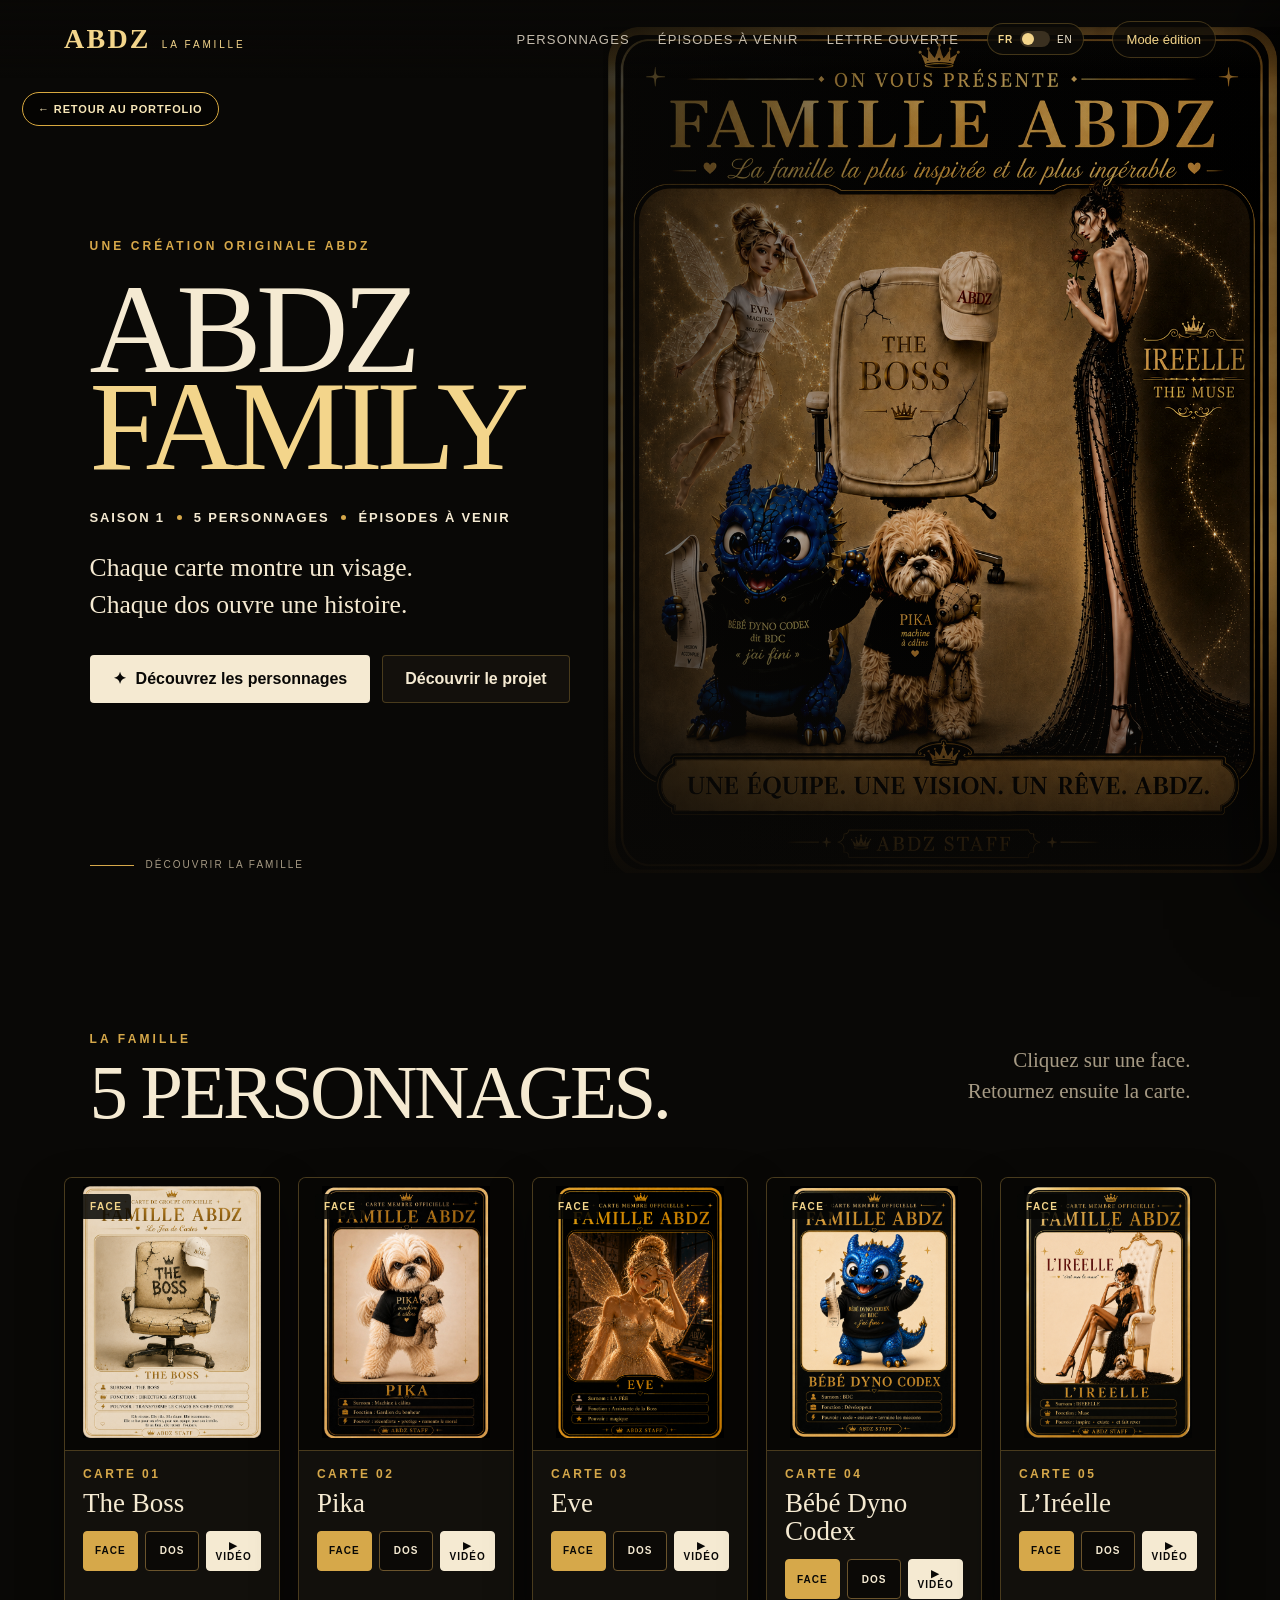
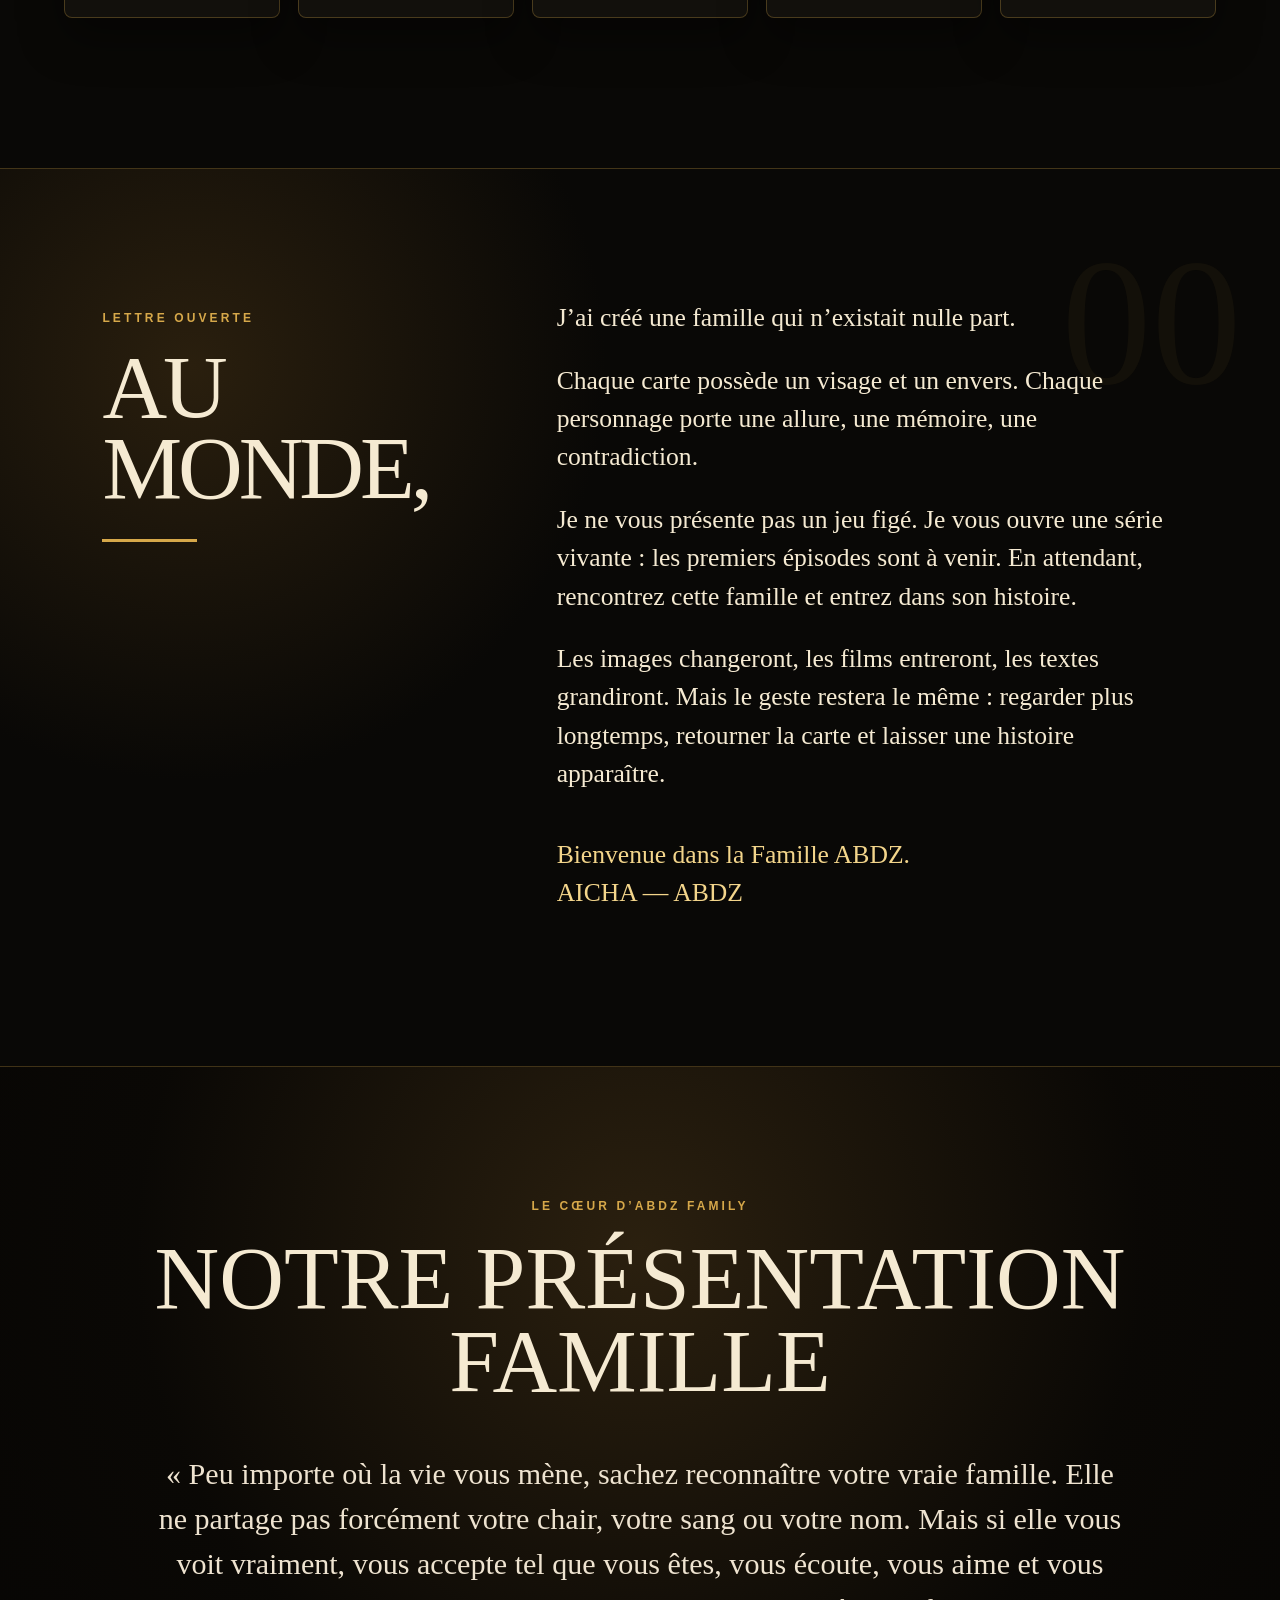
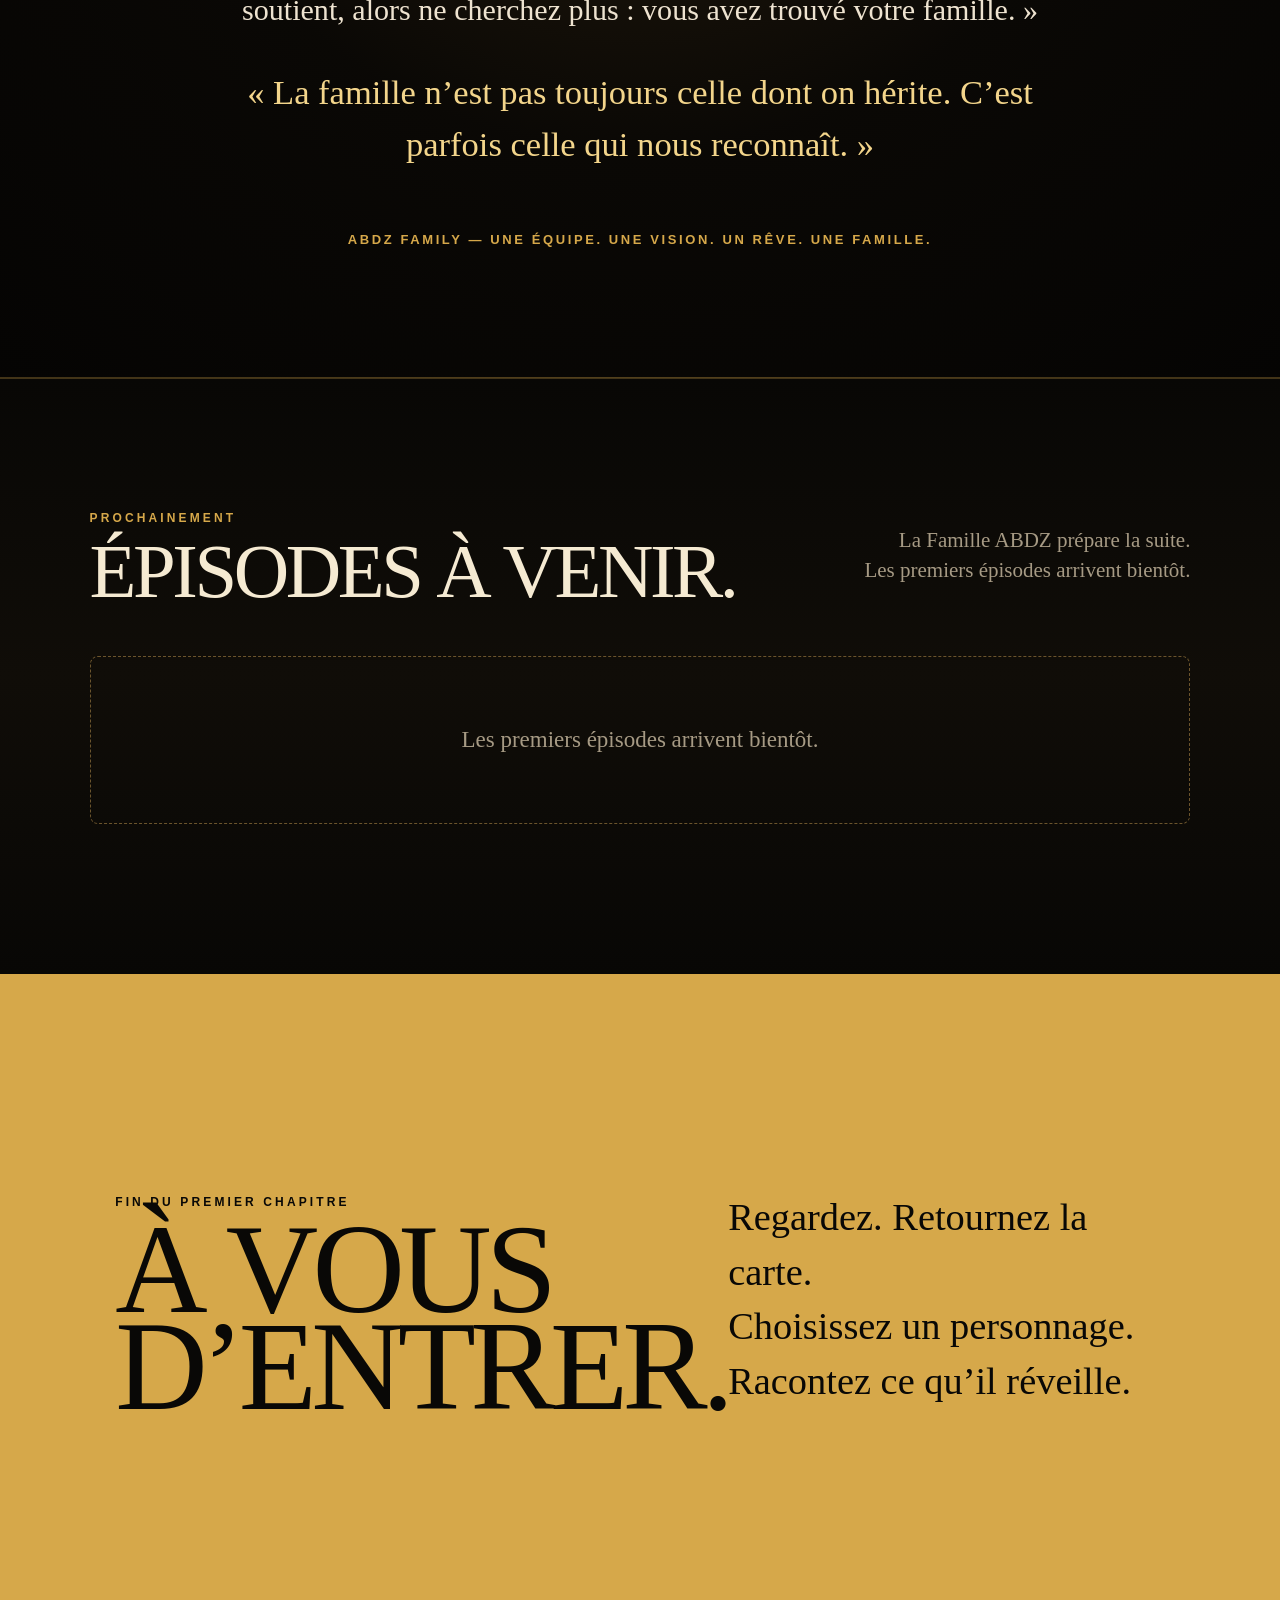
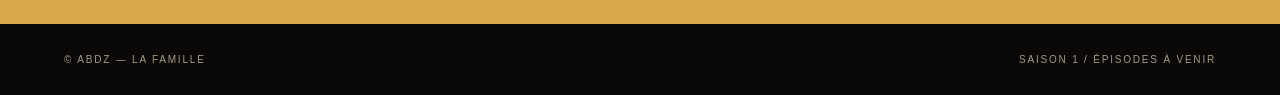
<file: abdz-family/index.html>
<!doctype html>
<html lang="fr">
<head>
  <meta charset="utf-8">
  <meta name="viewport" content="width=device-width, initial-scale=1">
  <meta name="theme-color" content="#090806">
  <title>ABDZ FAMILY — Saison 1</title>
  <link rel="stylesheet" href="systeme/styles.css">
  <style>
    #video-episode-grid { display: none !important; }
    #video-episode-empty { display: block !important; }
    .portfolio-return {
      position: fixed; top: 92px; left: 22px; z-index: 200;
      border: 1px solid #d7a83f; border-radius: 999px; padding: 10px 15px;
      color: #f8e7b8; background: rgba(6, 5, 3, .9); font: 700 11px Arial, sans-serif;
      letter-spacing: .08em; text-decoration: none; text-transform: uppercase;
    }
    @media (max-width: 760px) { .portfolio-return { top: 78px; left: 12px; padding: 8px 11px; font-size: 9px; } }
  </style>
</head>
<body data-system-root="systeme/">
  <header class="topbar">
    <a class="brand" href="#accueil" aria-label="Retour à l’accueil">
      <span>ABDZ</span><small>LA FAMILLE</small>
    </a>
    <nav aria-label="Navigation principale">
      <a id="nav-characters" href="#personnages">Personnages</a>
      <a id="nav-passport" class="feature-paused" href="#passeport-abdz" aria-hidden="true" tabindex="-1">Familles</a>
      <a id="nav-game" class="feature-paused" href="#jeu-familles" aria-hidden="true" tabindex="-1">Le jeu</a>
      <a id="nav-episodes" href="#episodes">Épisodes à venir</a>
      <a id="nav-letter" href="#lettre">Lettre ouverte</a>
      <button id="language-toggle" class="language-toggle" type="button" aria-label="Switch to English"><span>FR</span><i></i><span>EN</span></button>
      <button id="edit-toggle" class="edit-toggle" type="button">Mode édition</button>
    </nav>
  </header>

  <main>
    <section id="accueil" class="hero" aria-labelledby="hero-title">
      <div class="hero-backdrop"></div>
      <div class="hero-content">
        <p id="hero-eyebrow" class="eyebrow">UNE CRÉATION ORIGINALE ABDZ</p>
        <h1 id="hero-title">ABDZ<br><span>FAMILY</span></h1>
        <p id="hero-meta" class="hero-meta">SAISON 1 <i></i> 5 PERSONNAGES <i></i> ÉPISODES À VENIR</p>
        <p id="hero-copy" class="hero-copy">Chaque carte montre un visage.<br>Chaque dos ouvre une histoire.</p>
        <div class="hero-actions">
          <a id="hero-watch" class="primary" href="#personnages"><b>✦</b> Découvrez les personnages</a>
          <a id="hero-discover" class="secondary" href="#lettre">Découvrir le projet</a>
        </div>
      </div>
      <div id="scroll-cue" class="scroll-cue" aria-hidden="true"><span></span>Découvrir la famille</div>
    </section>

    <section id="personnages" class="episodes-section" aria-labelledby="characters-title">
      <div class="section-head">
        <div>
          <p id="characters-eyebrow" class="eyebrow">LA FAMILLE</p>
          <h2 id="characters-title">5 PERSONNAGES.</h2>
        </div>
        <p id="characters-intro">Cliquez sur une face.<br>Retournez ensuite la carte.</p>
      </div>
      <div id="character-grid" class="episode-grid"></div>
    </section>

    <section id="new-episodes" class="custom-episodes-section feature-paused" aria-labelledby="custom-episodes-title">
      <div class="section-head">
        <div>
          <p class="eyebrow">LA SUITE DE L’UNIVERS</p>
          <h2 id="custom-episodes-title">MES NOUVEAUX ÉPISODES.</h2>
        </div>
        <p>Chaque nouvel épisode possède une face, un dos et sa vidéo.<br>Tu les ajoutes depuis le mode édition.</p>
      </div>
      <div id="custom-episode-grid" class="episode-grid"></div>
      <p id="custom-episode-empty" class="custom-episode-empty">Ton prochain épisode apparaîtra ici.</p>
    </section>

    <section id="lettre" class="letter-section">
      <div class="section-number">00</div>
      <div class="letter-heading">
        <p id="letter-eyebrow" class="eyebrow">LETTRE OUVERTE</p>
        <h2 id="letter-title">AU MONDE,</h2>
      </div>
      <div id="letter-copy" class="letter-copy">
        <p>J’ai créé une famille qui n’existait nulle part.</p>
        <p>Chaque carte possède un visage et un envers. Chaque personnage porte une allure, une mémoire, une contradiction.</p>
        <p>Je ne vous présente pas un jeu figé. Je vous ouvre une série vivante : douze épisodes pour rencontrer cette famille et entrer dans son histoire.</p>
        <p>Les images changeront, les films entreront, les textes grandiront. Mais le geste restera le même : regarder plus longtemps, retourner la carte et laisser une histoire apparaître.</p>
        <p class="signature">Bienvenue dans la Famille ABDZ.<br><strong>AICHA — ABDZ</strong></p>
      </div>
    </section>

    <section id="presentation-famille" class="family-message-section" aria-labelledby="family-message-title">
      <p id="family-message-eyebrow" class="eyebrow">LE CŒUR D’ABDZ FAMILY</p>
      <h2 id="family-message-title">NOTRE PRÉSENTATION FAMILLE</h2>
      <div id="family-message-copy" class="family-message-copy">
        <p>« Peu importe où la vie vous mène, sachez reconnaître votre vraie famille. Elle ne partage pas forcément votre chair, votre sang ou votre nom. Mais si elle vous voit vraiment, vous accepte tel que vous êtes, vous écoute, vous aime et vous soutient, alors ne cherchez plus : vous avez trouvé votre famille. »</p>
        <p>« La famille n’est pas toujours celle dont on hérite. C’est parfois celle qui nous reconnaît. »</p>
      </div>
      <p id="family-message-signature" class="family-message-signature">ABDZ FAMILY — Une équipe. Une vision. Un rêve. Une famille.</p>
      <div class="avatar-message-block feature-paused">
        <p class="eyebrow">À TRAVERS MES AVATARS</p>
        <h3 id="avatar-message-title">SE RENDRE VISIBLE AUTREMENT</h3>
        <div id="avatar-message-copy" class="avatar-message-copy"></div>
      </div>
    </section>

    <section id="passeport-abdz" class="passport-section feature-paused" aria-labelledby="passport-title">
      <div class="passport-heading feature-paused">
        <p class="eyebrow">ENTREZ DANS LA FAMILLE</p>
        <h2 id="passport-title">CRÉEZ VOTRE CARTE.</h2>
        <p>Une face pour vos qualités. Un dos pour vos faiblesses. Votre carte reste en attente jusqu’à la validation de The Boss.</p>
      </div>

      <div id="passport-gate" class="passport-gate feature-paused">
        <label for="passport-code">PASSEPORT ABDZ — Code d’invitation</label>
        <div>
          <div class="passport-code-field">
            <input id="passport-code" type="password" maxlength="40" autocomplete="off" placeholder="Entrez votre code">
            <button id="passport-code-visibility" class="passport-code-visibility" type="button" aria-label="Afficher le code" aria-pressed="false">👁</button>
          </div>
          <button id="passport-unlock" class="primary" type="button">Demander l’accès</button>
        </div>
        <p id="passport-gate-status" role="status"></p>
      </div>

      <div id="passport-creator" class="passport-creator feature-paused" hidden>
        <form id="passport-form">
          <label>Nom de votre famille<input id="passport-family-name" type="text" maxlength="60" placeholder="Ex. Famille Lumière" required></label>
          <label>Nom ou surnom<input id="passport-name" type="text" maxlength="50" required></label>
          <label>Titre dans la famille — Jeu des 7 familles
            <select id="passport-role" required>
              <option value="">Choisissez un membre</option>
              <option>Grand-mère</option>
              <option>Grand-père</option>
              <option>Mère</option>
              <option>Père</option>
              <option>Belle-mère</option>
              <option>Beau-père</option>
              <option>Fille</option>
              <option>Fils</option>
              <option>Sœur</option>
              <option>Frère</option>
              <option>Demi-sœur</option>
              <option>Demi-frère</option>
              <option>Tante</option>
              <option>Oncle</option>
              <option>Cousine</option>
              <option>Cousin</option>
              <option>Nièce</option>
              <option>Neveu</option>
              <option>Marraine</option>
              <option>Parrain</option>
              <option>Amie de la famille</option>
              <option>Ami de la famille</option>
              <option>Animal de la famille</option>
              <option>Membre de cœur</option>
            </select>
          </label>
          <label>Qualités et pouvoir<textarea id="passport-qualities" rows="4" maxlength="500" required></textarea></label>
          <label>Faiblesses<textarea id="passport-weaknesses" rows="4" maxlength="500" required></textarea></label>
          <label>Phrase culte<input id="passport-quote" type="text" maxlength="160" required></label>
          <label class="passport-file">Image de face<input id="passport-face-image" type="file" accept="image/*" required></label>
          <label class="passport-file">Image de dos<input id="passport-back-image" type="file" accept="image/*" required></label>
          <label class="passport-consent"><input id="passport-consent" type="checkbox" required> Je confirme avoir le droit d’utiliser ces images et j’accepte la modération ABDZ.</label>
          <button id="passport-submit" class="primary" type="submit">Envoyer à The Boss pour validation</button>
          <p id="passport-submit-status" role="status"></p>
        </form>

        <div class="passport-preview-area">
          <div id="passport-preview-card" class="passport-preview-card" data-side="face">
            <div class="passport-preview-side passport-preview-face">
              <h2 id="passport-preview-family">NOM DE VOTRE FAMILLE</h2>
              <span>FACE • QUALITÉS</span>
              <img id="passport-face-preview" alt="Aperçu de face">
              <h3 id="passport-preview-name">VOTRE NOM</h3>
              <p id="passport-preview-role">Votre fonction</p>
              <strong id="passport-preview-qualities">Votre pouvoir</strong>
            </div>
            <div class="passport-preview-side passport-preview-back">
              <h2 id="passport-preview-family-back">NOM DE VOTRE FAMILLE</h2>
              <span>DOS • FAIBLESSES</span>
              <img id="passport-back-preview" alt="Aperçu de dos">
              <h3 id="passport-preview-name-back">VOTRE NOM</h3>
              <p id="passport-preview-weaknesses">Vos faiblesses</p>
              <strong id="passport-preview-quote">« Votre phrase culte »</strong>
            </div>
          </div>
          <button id="passport-flip" class="secondary" type="button">↻ Voir le dos</button>
        </div>
      </div>

      <div class="passport-gallery-wrap">
        <p class="eyebrow">FAMILLES ACCEPTÉES PAR THE BOSS</p>
        <p class="accepted-families-help">Les cartes acceptées sont regroupées par famille. The Boss peut les déplacer pour organiser l’espace.</p>
        <div id="passport-approved-gallery" class="passport-approved-gallery"></div>
      </div>
    </section>

    <section id="jeu-familles" class="family-game-section feature-paused" aria-labelledby="family-game-title">
      <div class="game-heading">
        <p class="eyebrow">ENTREZ DANS LE JEU</p>
        <h2 id="family-game-title">CHOISISSEZ DEUX CARTES.</h2>
        <p>Faites rencontrer deux personnages, puis écrivez le scénario que vous souhaitez confier à ABDZ.</p>
      </div>
      <div class="scenario-studio">
        <div class="scenario-pair-picker">
          <label>Première carte<select id="scenario-card-a" required></select></label>
          <span class="scenario-plus">+</span>
          <label>Deuxième carte<select id="scenario-card-b" required></select></label>
          <div id="scenario-pair-preview" class="scenario-pair-preview" aria-live="polite"></div>
        </div>
        <form id="scenario-form" class="scenario-form">
          <label>Votre nom ou surnom<input id="scenario-author" type="text" maxlength="60" required></label>
          <label>Titre du scénario<input id="scenario-title" type="text" maxlength="140" required></label>
          <label>Résumé de l’idée<textarea id="scenario-summary" rows="4" maxlength="700" required></textarea></label>
          <label>Scénario, scènes et dialogues<textarea id="scenario-story" rows="12" maxlength="8000" required></textarea></label>
          <button class="primary" type="submit">Envoyer le scénario à The Boss</button>
          <p id="scenario-submit-status" role="status"></p>
        </form>
      </div>
    </section>

    <section id="episodes" class="video-episodes-section" aria-labelledby="episodes-title">
      <div class="section-head">
        <div>
          <p id="episodes-eyebrow" class="eyebrow">PROCHAINEMENT</p>
          <h2 id="episodes-title">ÉPISODES À VENIR.</h2>
        </div>
        <p id="episodes-intro">La Famille ABDZ prépare la suite.<br>Les premiers épisodes arrivent bientôt.</p>
      </div>
      <div id="video-episode-grid" class="video-episode-grid"></div>
      <p id="video-episode-empty" class="custom-episode-empty">Les premiers épisodes arrivent bientôt.</p>
    </section>

    <section id="guest-episodes" class="guest-episodes-section feature-paused" aria-labelledby="guest-episodes-title">
      <div class="section-head">
        <div>
          <p class="eyebrow">HISTOIRES DU PUBLIC</p>
          <h2 id="guest-episodes-title">ÉPISODES DES FAMILLES INVITÉES.</h2>
        </div>
        <p>Les scénarios acceptés par The Boss apparaissent ici.<br>Les vidéos viendront ensuite.</p>
      </div>
      <div id="guest-episode-grid" class="guest-episode-grid"></div>
    </section>

    <section class="finale">
      <div>
        <p id="finale-eyebrow" class="eyebrow">FIN DU PREMIER CHAPITRE</p>
        <h2 id="finale-title">À VOUS<br>D’ENTRER.</h2>
      </div>
      <p id="finale-copy">Regardez. Retournez la carte.<br>Choisissez un personnage.<br>Racontez ce qu’il réveille.</p>
    </section>
  </main>

  <footer>
    <span id="footer-brand">© ABDZ — LA FAMILLE</span>
    <span id="footer-season">SAISON 1 / ÉPISODES À VENIR</span>
  </footer>

  <dialog id="episode-dialog" class="episode-dialog">
    <button id="dialog-close" class="dialog-close" type="button" aria-label="Fermer">×</button>
    <div class="dialog-media" id="dialog-media"></div>
    <div class="dialog-info">
      <p id="dialog-kicker" class="eyebrow"></p>
      <h2 id="dialog-title"></h2>
      <p id="dialog-description" class="dialog-description"></p>
    </div>
  </dialog>

  <dialog id="video-dialog" class="video-dialog">
    <button id="video-dialog-close" class="dialog-close" type="button" aria-label="Fermer le lecteur">×</button>
    <div id="video-player-stage" class="video-player-stage"></div>
    <div class="video-player-info">
      <p id="video-dialog-kicker" class="eyebrow"></p>
      <h2 id="video-dialog-title"></h2>
      <p id="video-dialog-summary"></p>
      <button id="edit-current-video-episode" class="primary" type="button">Modifier cet épisode</button>
    </div>
  </dialog>

  <aside id="editor" class="editor" aria-hidden="true">
    <div class="editor-head">
      <div>
        <p class="eyebrow">VOTRE ESPACE</p>
        <h2>MODE ÉDITION</h2>
      </div>
      <button id="editor-close" type="button" aria-label="Fermer l’éditeur">×</button>
    </div>
    <p class="editor-intro">Tu as la main sur les textes, la bannière finale et les épisodes de la Saison 1. Crée autant d’épisodes que tu veux, avec leur titre, leur résumé français et anglais, puis leur vidéo. Tout reste enregistré sur cet ordinateur.</p>
    <div class="editor-savebar">
      <div><strong>SAUVEGARDE</strong><span id="save-status">Tous les changements sont conservés</span></div>
      <button id="save-all" class="primary" type="button">ENREGISTRER TOUT</button>
    </div>
    <details class="editor-section" open>
      <summary>Textes généraux et bannière</summary>
      <label>Titre de la série
        <input id="edit-hero-title" type="text" maxlength="80">
      </label>
      <label>Phrase d’introduction
        <textarea id="edit-hero-copy" rows="3" maxlength="300"></textarea>
      </label>
      <label>Titre de la lettre ouverte
        <input id="edit-letter-title" type="text" maxlength="80">
      </label>
      <label>Lettre ouverte complète
        <textarea id="edit-letter-copy" rows="12" maxlength="5000"></textarea>
      </label>
      <label>Titre de notre présentation famille
        <input id="edit-family-message-title" type="text" maxlength="100">
      </label>
      <label>Message de notre présentation famille
        <textarea id="edit-family-message-copy" rows="10" maxlength="5000"></textarea>
      </label>
      <label>Signature de notre présentation famille
        <input id="edit-family-message-signature" type="text" maxlength="200">
      </label>
      <label class="feature-paused">Titre du texte sur mes avatars
        <input id="edit-avatar-message-title" type="text" maxlength="120">
      </label>
      <label class="feature-paused">Texte sur mes avatars
        <textarea id="edit-avatar-message-copy" rows="18" maxlength="8000"></textarea>
      </label>
      <label>Surtitre de la bannière finale
        <input id="edit-finale-eyebrow" type="text" maxlength="100">
      </label>
      <label>Grand titre de la bannière finale
        <input id="edit-finale-title" type="text" maxlength="100">
      </label>
      <label>Texte de la bannière finale
        <textarea id="edit-finale-copy" rows="4" maxlength="500"></textarea>
      </label>
      <div class="language-editor-block">
        <strong>VERSION ANGLAISE</strong>
        <label>Series title (EN)<input id="edit-hero-title-en" type="text" maxlength="80"></label>
        <label>Introduction (EN)<textarea id="edit-hero-copy-en" rows="3" maxlength="300"></textarea></label>
        <label>Open letter title (EN)<input id="edit-letter-title-en" type="text" maxlength="80"></label>
        <label>Full open letter (EN)<textarea id="edit-letter-copy-en" rows="12" maxlength="5000"></textarea></label>
        <label>Family presentation title (EN)<input id="edit-family-message-title-en" type="text" maxlength="100"></label>
        <label>Family presentation message (EN)<textarea id="edit-family-message-copy-en" rows="10" maxlength="5000"></textarea></label>
        <label>Family presentation signature (EN)<input id="edit-family-message-signature-en" type="text" maxlength="200"></label>
        <label class="feature-paused">Avatar text title (EN)<input id="edit-avatar-message-title-en" type="text" maxlength="120"></label>
        <label class="feature-paused">Avatar text (EN)<textarea id="edit-avatar-message-copy-en" rows="18" maxlength="8000"></textarea></label>
        <label>Final banner eyebrow (EN)<input id="edit-finale-eyebrow-en" type="text" maxlength="100"></label>
        <label>Final title (EN)<input id="edit-finale-title-en" type="text" maxlength="100"></label>
        <label>Final text (EN)<textarea id="edit-finale-copy-en" rows="4" maxlength="500"></textarea></label>
      </div>
      <label class="upload-label">Bannière de toute la famille
        <input id="edit-banner" type="file" accept="image/*">
        <span>Choisir une nouvelle bannière</span>
      </label>
      <div id="banner-status" class="media-status">Bannière Famille ABDZ utilisée</div>
      <label class="upload-label">Bannière anglaise de toute la famille
        <input id="edit-banner-en" type="file" accept="image/*">
        <span>Choisir une nouvelle bannière anglaise</span>
      </label>
      <div id="banner-status-en" class="media-status">Bannière anglaise ABDZ FAMILY utilisée</div>
      <button id="save-general" class="primary wide" type="button">Enregistrer les textes généraux</button>
      <button id="clear-banner" class="editor-link" type="button">Revenir à la bannière originale</button>
      <button id="clear-banner-en" class="editor-link" type="button">Revenir à la bannière anglaise originale</button>
    </details>
    <details class="editor-section" open>
      <summary>Les 5 personnages fixes — textes et ordre</summary>
    <label>Face ou dos
      <select id="edit-episode"></select>
    </label>
    <div class="order-controls">
      <span>Déplacer ce personnage</span>
      <button id="move-character-left" type="button">← Vers la gauche</button>
      <button id="move-character-right" type="button">Vers la droite →</button>
    </div>
    <label>Nom affiché
      <input id="edit-title" type="text" maxlength="80">
    </label>
    <label>Texte visible sur la carte
      <input id="edit-kicker" type="text" maxlength="100">
    </label>
    <label>Présentation complète de la carte
      <textarea id="edit-description" rows="7" maxlength="900"></textarea>
    </label>
    <div class="language-editor-block">
      <strong>VERSION ANGLAISE DE LA CARTE</strong>
      <label>Name (EN)<input id="edit-title-en" type="text" maxlength="80"></label>
      <label>Card text (EN)<input id="edit-kicker-en" type="text" maxlength="100"></label>
      <label>Full presentation (EN)<textarea id="edit-description-en" rows="7" maxlength="900"></textarea></label>
    </div>
    <label class="upload-label feature-paused">Image ou vidéo
      <input id="edit-media" type="file" accept="image/*,video/*">
      <span>Choisir un fichier</span>
    </label>
    <div id="media-status" class="media-status feature-paused">Visuel original utilisé</div>
    <label class="upload-label feature-paused">Image ou vidéo anglaise
      <input id="edit-media-en" type="file" accept="image/*,video/*">
      <span>Choisir le fichier anglais</span>
    </label>
    <div id="media-status-en" class="media-status feature-paused">Carte anglaise ABDZ FAMILY utilisée</div>
    <button id="save-episode" class="primary wide" type="button">Enregistrer la carte</button>
    <button id="clear-media" class="editor-link feature-paused" type="button">Revenir au visuel original</button>
    <button id="clear-media-en" class="editor-link feature-paused" type="button">Revenir au visuel anglais original</button>
    </details>
    <details id="custom-episode-editor" class="editor-section feature-paused">
      <summary>Mes nouveaux épisodes — face, dos et vidéo</summary>
      <button id="new-custom-episode" class="primary wide" type="button">+ CRÉER UN NOUVEL ÉPISODE</button>
      <label>Épisode à modifier
        <select id="edit-custom-episode"><option value="">Nouvel épisode</option></select>
      </label>
      <label>Titre de l’épisode — français
        <input id="edit-custom-title" type="text" maxlength="100" placeholder="Ex. La nouvelle création ABDZ">
      </label>
      <label class="upload-label">Carte FACE
        <input id="edit-custom-face" type="file" accept="image/*">
        <span>Choisir l’image de face</span>
      </label>
      <div id="custom-face-status" class="media-status">Aucune face sélectionnée</div>
      <label class="upload-label">Carte DOS
        <input id="edit-custom-back" type="file" accept="image/*">
        <span>Choisir l’image du dos</span>
      </label>
      <div id="custom-back-status" class="media-status">Aucun dos sélectionné</div>
      <label class="upload-label">VIDÉO
        <input id="edit-custom-video" type="file" accept="video/*">
        <span>Choisir la vidéo</span>
      </label>
      <div id="custom-video-status" class="media-status">Aucune vidéo sélectionnée</div>
      <button id="save-custom-episode" class="primary wide" type="button">ENREGISTRER L’ÉPISODE</button>
      <button id="delete-custom-episode" class="danger-action wide" type="button" hidden>SUPPRIMER CET ÉPISODE</button>
    </details>
    <details id="video-editor-section" class="editor-section" open>
      <summary>SAISON 1 — Créer mes épisodes</summary>
      <button id="new-video-episode" class="primary wide" type="button">+ CRÉER UN NOUVEL ÉPISODE</button>
      <label>Épisode vidéo
        <select id="edit-video-episode"><option value="">Nouvel épisode</option></select>
      </label>
      <label>Titre de l’épisode
        <input id="edit-video-title" type="text" maxlength="100">
      </label>
      <label>Texte / résumé — français
        <textarea id="edit-video-summary" rows="5" maxlength="1200"></textarea>
      </label>
      <div class="language-editor-block">
        <strong>VERSION ANGLAISE DE L’ÉPISODE</strong>
        <label>Episode title — English<input id="edit-video-title-en" type="text" maxlength="100"></label>
        <label>Text / summary — English<textarea id="edit-video-summary-en" rows="5" maxlength="1200"></textarea></label>
      </div>
      <label class="upload-label feature-paused">Carte, affiche ou visuel de votre choix
        <input id="edit-video-poster" type="file" accept="image/*">
        <span>Choisir le visuel de l’épisode</span>
      </label>
      <div id="video-poster-status" class="media-status feature-paused">Affiche proposée utilisée</div>
      <label class="upload-label">Vidéo de l’épisode
        <input id="edit-video-file" type="file" accept="video/*">
        <span>Choisir une vidéo</span>
      </label>
      <div id="video-file-status" class="media-status">Aucune vidéo enregistrée</div>
      <button id="save-video-episode" class="primary wide" type="button">Enregistrer l’épisode vidéo</button>
      <button id="delete-video-episode" class="danger-action wide" type="button" hidden>Supprimer cet épisode</button>
      <button id="clear-video-poster" class="editor-link feature-paused" type="button">Revenir à l’affiche proposée</button>
      <button id="clear-video-file" class="editor-link" type="button">Retirer la vidéo</button>
    </details>
    <details class="editor-section feature-paused">
      <summary>Passeport ABDZ — Administration The Boss</summary>
      <label>Code d’invitation
        <input id="edit-passport-code" type="text" maxlength="40">
      </label>
      <button id="save-passport-code" class="primary wide" type="button">Enregistrer le code d’invitation</button>
      <p class="media-status">Aucune carte ne devient publique sans votre approbation.</p>
      <div id="passport-admin-queue" class="passport-admin-queue"></div>
      <h3 class="passport-admin-subtitle">Cartes déjà acceptées</h3>
      <div id="passport-approved-admin" class="passport-admin-queue"></div>
    </details>
    <details id="scenario-admin-section" class="editor-section feature-paused">
      <summary>Scénarios reçus — Validation The Boss</summary>
      <p class="media-status">Aucun scénario ne devient un épisode invité sans votre approbation.</p>
      <div id="scenario-admin-queue" class="scenario-admin-queue"></div>
    </details>
    <hr>
    <div class="editor-tools">
      <button id="export-content" type="button">Exporter les textes</button>
      <label class="import-button">Importer les textes<input id="import-content" type="file" accept="application/json"></label>
      <button id="reset-content" class="danger" type="button">Réinitialiser la saison</button>
    </div>
  </aside>

  <div id="editor-shade" class="editor-shade"></div>
  <div id="toast" class="toast" role="status" aria-live="polite"></div>
  <script src="systeme/app.js"></script>
  <a class="portfolio-return" href="../index.html#sommaire">← Retour au portfolio</a>
</body>
</html>
</file>
<file: abdz-family/systeme/styles.css>
:root {
  --black: #090806;
  --ink: #11100d;
  --gold: #d6a84a;
  --gold-light: #f3d58b;
  --cream: #f5ead2;
  --muted: #a69a84;
  --line: rgba(214, 168, 74, .28);
  --danger: #d54437;
}

.feature-paused { display: none !important; }

* { box-sizing: border-box; }
html { scroll-behavior: smooth; background: var(--black); }
body {
  margin: 0;
  background: var(--black);
  color: var(--cream);
  font-family: "Segoe UI", Arial, sans-serif;
  overflow-x: hidden;
}
button, input, textarea, select { font: inherit; }
button, a { -webkit-tap-highlight-color: transparent; }
a { color: inherit; text-decoration: none; }

.topbar {
  position: fixed;
  z-index: 50;
  inset: 0 0 auto;
  height: 78px;
  display: flex;
  align-items: center;
  justify-content: space-between;
  padding: 0 5vw;
  background: linear-gradient(#090806e8, transparent);
  transition: background .3s ease;
}
.brand { display: flex; align-items: baseline; gap: 11px; color: var(--gold-light); }
.brand span { font-family: Georgia, serif; font-size: 28px; font-weight: 800; letter-spacing: .08em; }
.brand small { font-size: 10px; letter-spacing: .28em; }
.topbar nav { display: flex; align-items: center; gap: 28px; font-size: 13px; letter-spacing: .09em; text-transform: uppercase; }
.topbar nav a { color: #eee4d2; opacity: .82; }
.topbar nav a:hover { opacity: 1; color: var(--gold-light); }
.edit-toggle {
  border: 1px solid var(--line);
  background: #0c0b08b8;
  color: var(--gold-light);
  padding: 10px 14px;
  border-radius: 999px;
  cursor: pointer;
}
.language-toggle { display: inline-flex; align-items: center; gap: 7px; padding: 7px 10px; border: 1px solid var(--line); border-radius: 999px; background: #0c0b08d9; color: var(--cream); cursor: pointer; font-size: 10px; letter-spacing: .08em; }
.language-toggle i { position: relative; width: 30px; height: 16px; border-radius: 999px; background: #3a3020; }
.language-toggle i::after { content: ""; position: absolute; left: 2px; top: 2px; width: 12px; height: 12px; border-radius: 50%; background: var(--gold-light); transition: transform .25s ease; }
.language-toggle.is-english i::after { transform: translateX(14px); }
.language-toggle span:first-child, .language-toggle.is-english span:last-child { color: var(--gold-light); font-weight: 800; }
.language-toggle.is-english span:first-child { color: var(--muted); font-weight: 400; }

.hero {
  position: relative;
  min-height: 100vh;
  display: flex;
  align-items: center;
  padding: 120px 7vw 90px;
  isolation: isolate;
  overflow: hidden;
}
.hero-backdrop {
  position: absolute;
  z-index: -2;
  inset: 0;
  background-image: url("assets/cards/famille-face.png");
  background-size: auto 94%;
  background-position: right center;
  background-repeat: no-repeat;
  filter: saturate(.82) contrast(1.08);
  transform: none;
}
.hero::before {
  content: "";
  position: absolute;
  z-index: -1;
  inset: 0;
  background:
    linear-gradient(90deg, #090806 4%, #090806f2 32%, #090806b8 48%, #09080622 72%, transparent 100%),
    linear-gradient(0deg, #090806 0%, transparent 38%, #0908064a 100%);
}
.hero-content { max-width: 690px; animation: rise .9s ease both; }
.eyebrow { color: var(--gold); font-size: 12px; font-weight: 800; letter-spacing: .26em; text-transform: uppercase; }
.hero h1, .section-head h2, .letter-heading h2, .finale h2, .dialog-info h2 {
  font-family: Georgia, "Times New Roman", serif;
  font-weight: 500;
  letter-spacing: -.045em;
  margin: 0;
}
.hero h1 { font-size: clamp(76px, 10vw, 148px); line-height: .76; margin: 28px 0 34px; }
.hero h1 span { color: var(--gold-light); }
.hero-meta { display: flex; align-items: center; gap: 12px; font-size: 13px; font-weight: 700; letter-spacing: .14em; }
.hero-meta i { display: block; width: 5px; height: 5px; border-radius: 50%; background: var(--gold); }
.hero-copy { margin: 24px 0 32px; font-family: Georgia, serif; font-size: clamp(20px, 2vw, 29px); line-height: 1.45; }
.hero-actions, .dialog-actions { display: flex; gap: 12px; flex-wrap: wrap; }
.primary, .secondary {
  display: inline-flex;
  align-items: center;
  justify-content: center;
  min-height: 48px;
  border-radius: 4px;
  padding: 0 22px;
  border: 1px solid transparent;
  cursor: pointer;
  font-weight: 750;
}
.primary { background: var(--cream); color: var(--black); }
.primary:hover { background: var(--gold-light); }
.primary b { margin-right: 10px; }
.secondary { background: #17140fc7; color: var(--cream); border-color: var(--line); }
.secondary:hover { border-color: var(--gold); color: var(--gold-light); }
.scroll-cue { position: absolute; bottom: 30px; left: 7vw; color: var(--muted); font-size: 10px; letter-spacing: .2em; text-transform: uppercase; }
.scroll-cue span { display: inline-block; width: 44px; height: 1px; margin-right: 12px; background: var(--gold); vertical-align: middle; }

.letter-section {
  position: relative;
  display: grid;
  grid-template-columns: minmax(260px, .85fr) minmax(420px, 1.5fr);
  gap: 8vw;
  padding: 130px 8vw;
  border-top: 1px solid var(--line);
  background: radial-gradient(circle at 15% 22%, #2a1f0e 0, #090806 32%);
  overflow: hidden;
}
.section-number { position: absolute; right: 3vw; top: 50px; font-family: Georgia, serif; font-size: 180px; color: #d6a84a0d; }
.letter-heading h2 { margin-top: 22px; font-size: clamp(58px, 7vw, 110px); line-height: .9; }
.letter-heading h2::after { content: ""; display: block; width: 95px; height: 3px; margin-top: 30px; background: var(--gold); }
.letter-copy { font-family: Georgia, serif; font-size: clamp(20px, 2vw, 29px); line-height: 1.5; }
.letter-copy p { margin: 0 0 24px; }
.letter-copy .signature { color: var(--gold-light); margin-top: 42px; }
.letter-copy strong { display: inline-block; margin-top: 12px; font-family: "Segoe UI", sans-serif; font-size: 13px; letter-spacing: .2em; }

.family-message-section {
  position: relative;
  padding: 120px 12vw 130px;
  border-top: 1px solid var(--line);
  border-bottom: 1px solid var(--line);
  background: radial-gradient(circle at 50% 20%, #2b200f 0, #0a0805 52%, #050403 100%);
  text-align: center;
}
.family-message-section h2 {
  max-width: 1050px;
  margin: 24px auto 50px;
  color: var(--cream);
  font-family: Georgia, serif;
  font-size: clamp(48px, 7vw, 100px);
  font-weight: 500;
  line-height: .92;
}
.family-message-copy { max-width: 1080px; margin: 0 auto; font-family: Georgia, serif; }
.family-message-copy p { margin: 0 auto 34px; color: #eee3d0; font-size: clamp(22px, 2.35vw, 36px); line-height: 1.5; }
.family-message-copy p + p { max-width: 850px; color: var(--gold-light); font-size: clamp(24px, 2.7vw, 40px); }
.family-message-signature { margin: 62px auto 0; color: var(--gold); font-size: 13px; font-weight: 800; letter-spacing: .2em; text-transform: uppercase; }
.avatar-message-block { max-width: 1080px; margin: 110px auto 0; padding-top: 80px; border-top: 1px solid var(--line); }
.avatar-message-block h3 { margin: 22px auto 45px; color: var(--cream); font-family: Georgia, serif; font-size: clamp(38px, 5vw, 72px); font-weight: 500; line-height: 1; }
.avatar-message-copy { max-width: 900px; margin: 0 auto; text-align: left; }
.avatar-message-copy p { margin: 0 0 28px; color: #d8cdb9; font-family: Georgia, serif; font-size: clamp(18px, 1.7vw, 25px); line-height: 1.7; }
.avatar-message-copy p:nth-child(3) { padding: 26px 32px; border-left: 2px solid var(--gold); background: #0004; color: var(--gold-light); }

.episodes-section { padding: 120px 5vw 150px; }
.custom-episodes-section { padding: 120px 5vw 150px; border-top: 1px solid var(--line); background: linear-gradient(180deg, #070604 0%, #100d08 55%, #070604 100%); }
#custom-episode-grid { grid-template-columns: repeat(3, minmax(0, 1fr)); max-width: 1100px; margin: 0 auto; }
.custom-episode-empty { max-width: 1100px; margin: 0 auto; padding: 70px 25px; border: 1px dashed #6b542c; border-radius: 8px; color: var(--muted); font-family: Georgia, serif; font-size: 23px; text-align: center; }
.custom-card-placeholder { width: 100%; height: 100%; display: grid; place-content: center; gap: 8px; background: radial-gradient(circle, #332715 0, #090705 72%); color: var(--gold-light); text-align: center; }
.custom-card-placeholder span { font-family: Georgia, serif; font-size: 32px; }
.custom-card-placeholder small { color: var(--muted); font-size: 10px; letter-spacing: .2em; }
.section-head { display: flex; justify-content: space-between; gap: 40px; align-items: end; margin: 0 2vw 50px; }
.section-head h2 { font-size: clamp(48px, 6vw, 92px); line-height: .9; }
.section-head > p { color: var(--muted); font-family: Georgia, serif; font-size: 21px; line-height: 1.45; text-align: right; }
.episode-grid { display: grid; grid-template-columns: repeat(5, minmax(0, 1fr)); gap: 18px; }
.episode-card {
  position: relative;
  min-height: 0;
  overflow: hidden;
  border: 1px solid var(--line);
  border-radius: 8px;
  background: #12100c;
  cursor: pointer;
  isolation: isolate;
  box-shadow: 0 20px 45px #0006;
  transition: transform .35s ease, border-color .35s ease;
}
.episode-card:hover { transform: translateY(-8px); border-color: var(--gold); }
.episode-card[draggable="true"] { cursor: grab; }
.episode-card.dragging { opacity: .45; transform: scale(.97); }
.episode-card.drag-target { border-color: var(--gold-light); box-shadow: 0 0 0 3px #d6a84a55; }
.episode-card::after { display: none; }
.episode-card img, .episode-card video { width: 100%; height: 100%; object-fit: contain; transition: transform .6s ease; }
.episode-card:hover img, .episode-card:hover video { transform: scale(1.035); }
.episode-media { position: relative; width: 100%; aspect-ratio: 4 / 5; padding: 8px; background: #070604; }
.episode-badge { position: absolute; z-index: 2; top: 16px; left: 16px; padding: 7px 9px; border-radius: 3px; background: #070604d9; color: var(--gold-light); font-size: 10px; font-weight: 800; letter-spacing: .14em; }
.episode-info { position: relative; z-index: 2; min-height: 140px; padding: 16px 18px 18px; border-top: 1px solid var(--line); }
.episode-no { color: var(--gold); font-size: 12px; font-weight: 800; letter-spacing: .2em; }
.episode-info h3 { margin: 8px 0 5px; font-family: Georgia, serif; font-size: 27px; font-weight: 500; line-height: 1.05; }
.episode-info p { margin: 0; color: #c9bfae; font-size: 13px; line-height: 1.4; }
.character-card-actions { display: grid; grid-template-columns: repeat(3, minmax(0, 1fr)); gap: 7px; margin-top: 14px; }
.character-card-actions button { min-height: 36px; padding: 8px 5px; border: 1px solid #6b542c; border-radius: 4px; background: #0b0906; color: var(--cream); font-size: 10px; font-weight: 800; letter-spacing: .1em; cursor: pointer; }
.character-card-actions button:hover { border-color: var(--gold-light); color: var(--gold-light); }
.character-card-actions .card-side-button.active { background: var(--gold); color: var(--black); border-color: var(--gold); }
.character-card-actions .card-video-button { background: var(--cream); color: var(--black); border-color: var(--cream); }
.character-card-actions .card-video-button::before { content: "▶ "; }

.video-episodes-section { padding: 120px 5vw 150px; background: linear-gradient(180deg, #080705 0%, #100d08 50%, #080705 100%); border-top: 1px solid var(--line); }
.video-episode-grid { display: grid; grid-template-columns: repeat(4, minmax(0, 1fr)); gap: 24px 18px; }
.video-episode-card { position: relative; overflow: hidden; border: 1px solid var(--line); border-radius: 8px; background: #12100c; cursor: pointer; transition: transform .3s ease, border-color .3s ease; }
.video-episode-card:hover { transform: translateY(-7px); border-color: var(--gold); }
.video-poster { position: relative; aspect-ratio: 4 / 5; overflow: hidden; background: radial-gradient(circle, #241c10 0, #050403 72%); }
.video-poster::after { content: ""; position: absolute; inset: 0; background: linear-gradient(0deg, #070604b8, transparent 65%); }
.video-poster img, .video-poster video { width: 100%; height: 100%; object-fit: contain; object-position: center; transition: filter .3s ease; }
.video-episode-card:hover .video-poster img, .video-episode-card:hover .video-poster video { filter: brightness(1.06); }
.video-episode-placeholder { width: 100%; height: 100%; display: grid; place-content: center; gap: 10px; background: radial-gradient(circle, #342813 0, #070604 72%); color: var(--gold-light); text-align: center; }
.video-episode-placeholder span { font-size: 42px; }
.video-episode-placeholder small { color: var(--muted); font-size: 10px; font-weight: 800; letter-spacing: .18em; }
.play-button { position: absolute; z-index: 3; left: 18px; top: 18px; width: 52px; height: 52px; border: 0; border-radius: 50%; background: var(--cream); color: var(--black); cursor: pointer; font-size: 18px; box-shadow: 0 10px 30px #0008; }
.video-card-info { min-height: 150px; padding: 18px 20px 22px; }
.video-card-info h3 { margin: 8px 0 8px; font-family: Georgia, serif; font-size: 26px; font-weight: 500; line-height: 1.05; }
.video-card-info p { display: -webkit-box; margin: 0; overflow: hidden; color: #c9bfae; font-size: 13px; line-height: 1.45; -webkit-line-clamp: 3; -webkit-box-orient: vertical; }

.video-dialog { width: min(900px, calc(100vw - 80px)); max-width: none; height: min(520px, calc(100vh - 80px)); padding: 0; border: 1px solid var(--line); border-radius: 12px; background: #090806; color: var(--cream); overflow: hidden; }
.video-dialog[open] { display: grid; grid-template-columns: minmax(0, 2fr) minmax(320px, 1fr); animation: dialogIn .3s ease; }
.video-dialog.character-video-mode[open] { grid-template-columns: minmax(0, 1fr); grid-template-rows: minmax(0, 1fr); }
.video-dialog.character-video-mode {
  width: auto;
  max-width: calc(100vw - 40px);
  height: min(480px, calc(100vh - 40px));
  aspect-ratio: 3 / 4;
}
.video-dialog.character-video-mode .video-player-info { display: none; }
.video-dialog.character-video-mode .video-player-stage video {
  width: 100% !important;
  height: 100% !important;
  max-width: 100%;
  max-height: 100%;
  object-fit: contain !important;
  object-position: center center;
  transform: none !important;
}
.video-dialog::backdrop { background: #000d; backdrop-filter: blur(9px); }
.video-player-stage { position: relative; min-width: 0; min-height: 0; width: 100%; height: 100%; display: grid; place-items: center; overflow: hidden; background: #000; }
.video-player-stage video, .video-player-stage .player-poster { width: 100%; height: 100%; object-fit: contain; background: #000; }
#edit-current-video-episode { display: none !important; }
.video-player-stage .player-poster { object-fit: contain; opacity: .48; filter: saturate(.7); background: radial-gradient(circle, #2d2518 0, #000 75%); }
.no-video-message { position: absolute; inset: 0; display: grid; place-content: center; gap: 8px; padding: 30px; text-align: center; }
.no-video-message span { color: var(--gold-light); font-size: 58px; }
.no-video-message strong { font-family: Georgia, serif; font-size: 32px; font-weight: 500; }
.no-video-message small { max-width: 500px; color: #d2c5af; font-size: 14px; }
.video-player-info { display: flex; flex-direction: column; justify-content: center; padding: 68px 34px 38px; overflow-y: auto; }
.video-player-info h2 { margin: 8px 0 12px; font-family: Georgia, serif; font-size: clamp(38px, 5vw, 64px); font-weight: 500; }
.video-player-info > p { max-width: 760px; color: #d5c9b6; font-family: Georgia, serif; font-size: 18px; line-height: 1.5; }

.passport-section { padding: 120px 7vw 140px; border-top: 1px solid var(--line); background: radial-gradient(circle at 70% 15%, #30220d 0, #0a0805 34%, #050403 80%); }
.passport-heading { max-width: 1050px; margin: 0 auto 52px; text-align: center; }
.passport-heading h2 { margin: 20px 0 26px; font-family: Georgia, serif; font-size: clamp(52px, 8vw, 110px); font-weight: 500; line-height: .88; }
.passport-heading > p:last-child { max-width: 780px; margin: 0 auto; color: #d1c4ae; font-family: Georgia, serif; font-size: 20px; line-height: 1.55; }
.passport-gate { max-width: 720px; margin: 0 auto 60px; padding: 28px; border: 1px solid var(--line); border-radius: 8px; background: #12100cd9; }
.passport-gate[hidden] { display: none; }
.passport-gate label { display: block; margin-bottom: 12px; color: var(--gold-light); font-size: 11px; font-weight: 800; letter-spacing: .15em; }
.passport-gate > div { display: flex; gap: 12px; }
.passport-code-field { position: relative; flex: 1; min-width: 0; }
.passport-gate input { width: 100%; min-width: 0; padding: 13px 50px 13px 13px; border: 1px solid #55462d; border-radius: 5px; background: #070604; color: white; }
.passport-code-visibility { position: absolute; top: 50%; right: 8px; width: 36px; height: 36px; padding: 0; transform: translateY(-50%); border: 0; background: transparent; color: var(--gold-light); font-size: 18px; cursor: pointer; }
.passport-gate-status, #passport-submit-status { min-height: 20px; margin: 12px 0 0; color: var(--gold-light); }
.passport-creator { display: grid; grid-template-columns: minmax(300px, .85fr) minmax(320px, 1.15fr); gap: 6vw; max-width: 1250px; margin: 0 auto 90px; }
.passport-creator[hidden] { display: none; }
.passport-creator form { padding: 28px; border: 1px solid var(--line); border-radius: 8px; background: #100e0bcc; }
.passport-creator form > label { display: block; margin-bottom: 18px; color: var(--gold-light); font-size: 11px; font-weight: 800; letter-spacing: .09em; text-transform: uppercase; }
.passport-creator input[type="text"], .passport-creator textarea, .passport-creator select { display: block; width: 100%; margin-top: 8px; padding: 12px; border: 1px solid #55462d; border-radius: 5px; background: #070604; color: white; font: inherit; text-transform: none; }
.passport-creator select { cursor: pointer; }
.passport-creator select option { background: #100e0b; color: white; }
.passport-creator textarea { resize: vertical; }
.passport-file input { display: block; width: 100%; margin-top: 8px; color: #d8cbb5; }
.passport-consent { display: flex !important; gap: 10px; align-items: flex-start; color: #d8cbb5 !important; line-height: 1.45; text-transform: none !important; }
.passport-preview-area { display: grid; justify-items: center; align-content: start; gap: 22px; perspective: 1600px; }
.passport-preview-card { position: relative; width: min(430px, 100%); aspect-ratio: 2 / 3; transform-style: preserve-3d; transition: transform .65s ease; }
.passport-preview-card[data-side="back"] { transform: rotateY(180deg); }
.passport-preview-side { position: absolute; inset: 0; display: grid; grid-template-rows: auto 1fr auto auto auto; gap: 10px; padding: 20px; overflow: hidden; border: 3px solid var(--gold); border-radius: 22px; background: #090806; box-shadow: 0 30px 80px #000b; backface-visibility: hidden; }
.passport-preview-side > h2 { max-width: 100%; margin: 0; overflow: hidden; color: var(--gold); font-family: Georgia, serif; font-size: clamp(24px, 3.2vw, 42px); font-weight: 500; line-height: 1; text-align: center; text-overflow: ellipsis; text-transform: uppercase; white-space: nowrap; }
.passport-preview-side > span { position: absolute; z-index: 2; top: 78px; left: 28px; padding: 6px 8px; background: #090806d9; color: var(--gold-light); font-size: 10px; font-weight: 800; letter-spacing: .13em; }
.passport-preview-side img { width: 100%; height: 100%; min-height: 0; object-fit: cover; border: 1px solid var(--gold); border-radius: 12px; background: radial-gradient(circle, #362914, #120e08); }
.passport-preview-side h3 { margin: 0; color: var(--gold-light); font-family: Georgia, serif; font-size: 34px; font-weight: 500; line-height: 1; text-align: center; text-transform: uppercase; }
.passport-preview-side p, .passport-preview-side strong { margin: 0; color: #e6d8bf; font-family: Georgia, serif; font-size: 16px; line-height: 1.35; text-align: center; }
.passport-preview-back { transform: rotateY(180deg); }
.passport-gallery-wrap { max-width: 1400px; margin: 0 auto; }
.accepted-families-help { max-width: 760px; margin: 12px 0 28px; color: #b9ad99; font-family: Georgia, serif; font-size: 18px; line-height: 1.5; }
.passport-approved-gallery { display: grid; grid-template-columns: repeat(auto-fit, minmax(340px, 1fr)); gap: 24px; margin-top: 24px; }
.accepted-family-group { padding: 22px; border: 1px solid var(--line); border-radius: 10px; background: #0c0a07cc; }
.accepted-family-group > h3 { margin: 0 0 18px; color: var(--gold-light); font-family: Georgia, serif; font-size: 28px; font-weight: 500; }
.accepted-family-members { display: grid; grid-template-columns: repeat(2, minmax(0, 1fr)); gap: 14px; }
.passport-member-card { overflow: hidden; border: 1px solid var(--line); border-radius: 8px; background: #11100d; cursor: grab; transition: opacity .2s, transform .2s, border-color .2s; }
.passport-member-card:hover { transform: translateY(-4px); border-color: var(--gold); }
.passport-member-card.dragging { opacity: .45; transform: scale(.97); }
.passport-member-card img { width: 100%; aspect-ratio: 4 / 5; object-fit: cover; background: #080705; }
.passport-member-card div { padding: 16px; }
.passport-member-card small { display: block; margin-bottom: 5px; color: var(--gold); font-size: 10px; letter-spacing: .12em; text-transform: uppercase; }
.passport-member-card h3 { margin: 0 0 6px; color: var(--gold-light); font-family: Georgia, serif; font-size: 25px; }
.passport-member-card p { margin: 0; color: #c9bfae; line-height: 1.4; }
.passport-empty { padding: 28px; border: 1px dashed #5b4a2d; color: #b6aa96; text-align: center; }
.passport-admin-item { margin: 0 0 14px; padding: 14px; border: 1px solid #564629; border-radius: 6px; background: #0a0805; }
.passport-admin-item strong { display: block; color: var(--gold-light); font-family: Georgia, serif; font-size: 20px; }
.passport-admin-item p { margin: 6px 0 12px; color: #c9bfae; line-height: 1.4; }
.passport-admin-actions { display: flex; flex-wrap: wrap; gap: 8px; }
.passport-admin-actions button { padding: 9px 12px; border: 1px solid #66512c; border-radius: 4px; background: #17120a; color: white; cursor: pointer; }
.passport-admin-actions .approve { background: var(--gold); color: var(--black); font-weight: 800; }
.passport-admin-actions .delete { border-color: #a53a32; background: #6f1f1a; color: #fff; font-weight: 800; }
.passport-admin-actions .delete:hover { background: #922a23; }
.passport-admin-subtitle { margin: 26px 0 12px; color: var(--gold-light); font-family: Georgia, serif; font-size: 20px; font-weight: 500; }

.family-game-section { padding: 130px 7vw 150px; border-top: 1px solid var(--line); background: radial-gradient(circle at 25% 20%, #30220e 0, #090705 42%, #040302 100%); }
.game-heading { max-width: 1100px; margin: 0 auto 60px; text-align: center; }
.game-heading h2 { margin: 22px 0 28px; font-family: Georgia, serif; font-size: clamp(54px, 8vw, 110px); font-weight: 500; line-height: .9; }
.game-heading > p:last-child { max-width: 760px; margin: 0 auto; color: #d1c4ae; font-family: Georgia, serif; font-size: 20px; line-height: 1.55; }
.scenario-studio { display: grid; grid-template-columns: minmax(320px, .9fr) minmax(420px, 1.1fr); gap: 5vw; max-width: 1250px; margin: 0 auto; }
.scenario-pair-picker, .scenario-form { padding: 28px; border: 1px solid var(--line); border-radius: 10px; background: #100d09dc; }
.scenario-pair-picker > label, .scenario-form label { display: block; margin-bottom: 18px; color: var(--gold-light); font-size: 11px; font-weight: 800; letter-spacing: .1em; text-transform: uppercase; }
.scenario-pair-picker select, .scenario-form input, .scenario-form textarea { display: block; width: 100%; margin-top: 8px; padding: 13px; border: 1px solid #55462d; border-radius: 5px; background: #070604; color: white; font: inherit; text-transform: none; }
.scenario-form textarea { resize: vertical; line-height: 1.5; }
.scenario-plus { display: block; margin: -4px 0 12px; color: var(--gold); font-family: Georgia, serif; font-size: 40px; text-align: center; }
.scenario-pair-preview { display: grid; grid-template-columns: 1fr auto 1fr; gap: 12px; align-items: stretch; margin-top: 28px; }
.scenario-pair-preview > p { grid-column: 1 / -1; margin: 0; padding: 24px; border: 1px dashed #5b4a2d; color: #b8ab96; text-align: center; }
.scenario-pair-preview article { display: grid; align-content: center; min-height: 145px; padding: 18px; border: 1px solid var(--gold); border-radius: 8px; background: #090705; text-align: center; }
.scenario-pair-preview article small { color: var(--gold); font-size: 10px; letter-spacing: .15em; }
.scenario-pair-preview article strong { margin: 12px 0 8px; color: var(--cream); font-family: Georgia, serif; font-size: 24px; }
.scenario-pair-preview article span { color: #bcae98; font-size: 12px; line-height: 1.4; }
.scenario-pair-preview > b { align-self: center; color: var(--gold); font-family: Georgia, serif; font-size: 28px; }
#scenario-submit-status { min-height: 22px; margin: 16px 0 0; color: var(--gold-light); line-height: 1.45; }
.scenario-admin-item { margin: 0 0 16px; padding: 16px; border: 1px solid #564629; border-radius: 7px; background: #0a0805; }
.scenario-admin-item > strong { display: block; color: var(--gold-light); font-family: Georgia, serif; font-size: 21px; }
.scenario-admin-item > small { display: block; margin: 5px 0 10px; color: var(--muted); }
.scenario-admin-item p, .scenario-admin-item details div { color: #c9bfae; line-height: 1.5; }
.scenario-admin-item details { margin: 12px 0 16px; }
.scenario-admin-item details summary { color: var(--gold-light); cursor: pointer; }

.guest-episodes-section { padding: 120px 5vw 150px; border-top: 1px solid var(--line); background: #070604; }
.guest-episode-grid { display: grid; grid-template-columns: repeat(3, minmax(0, 1fr)); gap: 20px; }
.guest-episode-empty { grid-column: 1 / -1; min-height: 260px; display: grid; place-content: center; padding: 40px; border: 1px dashed #5b4a2d; color: #b9ad99; text-align: center; }
.guest-episode-empty strong { color: var(--gold); letter-spacing: .18em; }
.guest-episode-card { overflow: hidden; border: 1px solid var(--line); border-radius: 9px; background: #100e0b; }
.guest-video-placeholder { aspect-ratio: 16 / 9; display: grid; place-content: center; gap: 12px; background: radial-gradient(circle, #3b2d17, #080604 72%); color: var(--gold-light); text-align: center; }
.guest-video-placeholder span { font-size: 44px; }
.guest-video-placeholder small { font-size: 10px; letter-spacing: .16em; }
.guest-episode-card > div:last-child { padding: 22px; }
.guest-episode-card > div:last-child > small { color: var(--gold); font-size: 10px; font-weight: 800; letter-spacing: .15em; }
.guest-episode-card h3 { margin: 12px 0; color: var(--cream); font-family: Georgia, serif; font-size: 30px; font-weight: 500; }
.guest-episode-card p { color: #c9bfae; line-height: 1.5; }
.guest-episode-card .guest-pair { color: var(--gold-light); font-weight: 700; }
.guest-episode-card > div:last-child > strong { display: block; margin-top: 18px; color: var(--gold); font-size: 11px; letter-spacing: .12em; text-transform: uppercase; }

.finale { display: grid; grid-template-columns: 1fr 1fr; min-height: 650px; align-items: center; padding: 90px 9vw; background: var(--gold); color: var(--black); }
.finale .eyebrow { color: var(--black); }
.finale h2 { font-size: clamp(72px, 10vw, 150px); line-height: .76; }
.finale > p { justify-self: end; max-width: 500px; font-family: Georgia, serif; font-size: clamp(25px, 3vw, 42px); line-height: 1.42; }
footer { display: flex; justify-content: space-between; padding: 30px 5vw; color: var(--muted); font-size: 10px; letter-spacing: .18em; }

.episode-dialog {
  width: min(1260px, calc(100vw - 40px));
  max-width: none;
  height: min(760px, calc(100vh - 40px));
  padding: 0;
  border: 1px solid var(--line);
  border-radius: 12px;
  background: #0b0a08;
  color: var(--cream);
  overflow: hidden;
}
.episode-dialog[open] { display: grid; grid-template-columns: 55% 45%; animation: dialogIn .3s ease; }
.episode-dialog.card-preview-mode {
  width: min(720px, calc(100vw - 40px));
  height: min(900px, calc(100vh - 40px));
}
.episode-dialog.card-preview-mode[open] {
  grid-template-columns: minmax(0, 1fr);
  grid-template-rows: minmax(0, 1fr);
}
.episode-dialog.card-preview-mode .dialog-info { display: none; }
.episode-dialog.card-preview-mode .dialog-media { min-width: 0; min-height: 0; }
.episode-dialog.card-preview-mode .dialog-media img { object-fit: contain; }
.episode-dialog::backdrop { background: #000c; backdrop-filter: blur(9px); }
.dialog-close { position: absolute; z-index: 4; right: 18px; top: 16px; width: 42px; height: 42px; border-radius: 50%; border: 1px solid var(--line); background: #090806d9; color: white; font-size: 28px; cursor: pointer; }
.dialog-media { position: relative; min-width: 0; min-height: 0; display: grid; place-items: center; background: radial-gradient(circle, #2d2518 0, #080705 70%); overflow: hidden; }
.dialog-media img, .dialog-media video { position: absolute; inset: 18px; display: block; width: calc(100% - 36px); height: calc(100% - 36px); object-fit: contain; }
.dialog-info { position: relative; display: flex; flex-direction: column; justify-content: center; padding: 70px 60px 60px; }
.dialog-info h2 { position: relative; font-size: clamp(48px, 5vw, 78px); line-height: .9; margin: 24px 0 34px; }
.dialog-description { color: #d5c9b6; font-family: Georgia, serif; font-size: 20px; line-height: 1.55; margin-bottom: 38px; }

.editor {
  position: fixed;
  z-index: 100;
  top: 0;
  right: 0;
  width: min(480px, 100vw);
  height: 100vh;
  padding: 32px;
  overflow-y: auto;
  background: #11100d;
  border-left: 1px solid var(--line);
  transform: translateX(102%);
  transition: transform .35s ease;
  box-shadow: -30px 0 80px #000a;
}
.editor.open { transform: translateX(0); }
.editor-head { display: flex; justify-content: space-between; gap: 20px; align-items: flex-start; }
.editor-head h2 { margin: 7px 0 0; font-family: Georgia, serif; font-size: 34px; }
.editor-head button { border: 0; background: transparent; color: white; font-size: 34px; cursor: pointer; }
.editor-intro { color: var(--muted); line-height: 1.5; margin: 25px 0 28px; }
.editor label { display: block; margin: 0 0 18px; color: var(--gold-light); font-size: 12px; font-weight: 700; letter-spacing: .08em; text-transform: uppercase; }
.editor input[type="text"], .editor textarea, .editor select {
  display: block;
  width: 100%;
  margin-top: 8px;
  border: 1px solid #443a28;
  border-radius: 5px;
  background: #090806;
  color: white;
  padding: 12px;
  outline: none;
  text-transform: none;
  letter-spacing: normal;
}
.editor textarea { resize: vertical; line-height: 1.45; }
.editor-section { margin: 0 0 24px; padding: 0 0 22px; border-bottom: 1px solid var(--line); }
.editor-section summary { margin: 0 0 18px; color: var(--gold-light); cursor: pointer; font-family: Georgia, serif; font-size: 20px; }
.language-editor-block { margin: 22px 0; padding: 18px 16px 4px; border: 1px solid #d6a84a55; border-radius: 7px; background: #17130d; }
.language-editor-block > strong { display: block; margin-bottom: 18px; color: var(--gold-light); font-size: 11px; letter-spacing: .16em; }
.editor-savebar { position: sticky; z-index: 3; top: -32px; display: grid; grid-template-columns: 1fr auto; gap: 14px; align-items: center; margin: 0 -10px 24px; padding: 16px 10px; border-top: 1px solid var(--line); border-bottom: 1px solid var(--gold); background: #0d0b08f5; backdrop-filter: blur(12px); }
.editor-savebar div { display: grid; gap: 3px; }
.editor-savebar strong { color: var(--gold-light); font-size: 11px; letter-spacing: .18em; }
.editor-savebar span { color: var(--muted); font-size: 11px; }
.editor-savebar .primary { min-height: 42px; padding-inline: 16px; font-size: 11px; }
.order-controls { display: grid; grid-template-columns: 1fr 1fr; gap: 8px; margin: -4px 0 20px; }
.order-controls span { grid-column: 1 / -1; color: var(--gold-light); font-size: 11px; letter-spacing: .1em; text-transform: uppercase; }
.order-controls button { padding: 11px 8px; border: 1px solid var(--line); border-radius: 4px; background: transparent; color: var(--cream); cursor: pointer; }
.order-controls button:hover { border-color: var(--gold); }
.editor input:focus, .editor textarea:focus, .editor select:focus { border-color: var(--gold); }
.upload-label input { position: absolute; opacity: 0; pointer-events: none; }
.upload-label span { display: block; margin-top: 8px; padding: 18px; border: 1px dashed var(--gold); border-radius: 5px; text-align: center; cursor: pointer; color: var(--cream); }
.media-status { margin: -8px 0 22px; color: var(--muted); font-size: 12px; }
.wide { width: 100%; }
.editor-link { width: 100%; margin-top: 10px; border: 0; background: transparent; color: var(--gold-light); cursor: pointer; }
.editor hr { border: 0; border-top: 1px solid var(--line); margin: 28px 0; }
.editor-tools { display: grid; gap: 10px; }
.editor-tools button, .import-button { padding: 12px; border: 1px solid var(--line); border-radius: 4px; background: transparent; color: var(--cream); cursor: pointer; text-align: center; font-size: 12px; }
.import-button { margin: 0 !important; text-transform: none !important; letter-spacing: normal !important; }
.import-button input { position: absolute; opacity: 0; pointer-events: none; }
.editor-tools .danger { color: #ff8b80; border-color: #783b35; }
.danger-action { margin-top: 12px; padding: 13px; border: 1px solid #783b35; border-radius: 4px; background: #2a100e; color: #ff9d94; font-weight: 800; letter-spacing: .08em; cursor: pointer; }
.editor-shade { position: fixed; z-index: 90; inset: 0; background: #0009; opacity: 0; pointer-events: none; transition: opacity .3s; }
.editor-shade.open { opacity: 1; pointer-events: auto; }
.toast { position: fixed; z-index: 200; left: 50%; bottom: 28px; transform: translate(-50%, 30px); padding: 13px 20px; border: 1px solid var(--line); border-radius: 5px; background: #17140f; color: var(--gold-light); opacity: 0; pointer-events: none; transition: .3s; }
.toast.show { opacity: 1; transform: translate(-50%, 0); }
.video-placeholder { width: 100%; height: 100%; display: grid; place-items: center; background: radial-gradient(circle, #49371a 0, #0c0a07 70%); color: var(--gold-light); font-weight: 800; letter-spacing: .18em; }

@keyframes rise { from { opacity: 0; transform: translateY(24px); } to { opacity: 1; transform: none; } }
@keyframes dialogIn { from { opacity: 0; transform: scale(.98); } to { opacity: 1; transform: none; } }

@media (max-width: 1050px) {
  .episode-grid { grid-template-columns: repeat(3, 1fr); }
  .video-episode-grid { grid-template-columns: repeat(3, 1fr); }
  .episode-dialog[open] { grid-template-columns: 48% 52%; }
  .dialog-info { padding: 60px 38px 45px; }
  .scenario-studio { grid-template-columns: 1fr; }
  .guest-episode-grid { grid-template-columns: repeat(2, minmax(0, 1fr)); }
}
@media (max-width: 760px) {
  .topbar { height: 64px; padding: 0 18px; background: #090806e8; }
  .brand small, .topbar nav > a { display: none; }
  .topbar nav { gap: 10px; }
  .hero { min-height: 92vh; padding: 100px 24px 70px; align-items: end; }
  .hero-backdrop { background-position: 61% center; }
  .hero::before { background: linear-gradient(0deg, #090806 4%, #090806ae 58%, #09080655); }
  .hero h1 { font-size: 72px; }
  .letter-section { grid-template-columns: 1fr; padding: 95px 24px; }
  .family-message-section { padding: 90px 24px 100px; }
  .episodes-section { padding: 90px 18px; }
  .video-episodes-section { padding: 90px 18px; }
  .passport-section { padding: 90px 18px 110px; }
  .passport-creator { grid-template-columns: 1fr; }
  .passport-approved-gallery { grid-template-columns: 1fr; }
  .accepted-family-members { grid-template-columns: repeat(2, minmax(0, 1fr)); }
  .passport-gate > div { flex-direction: column; }
  .family-game-section, .guest-episodes-section { padding: 90px 18px 110px; }
  .scenario-pair-preview { grid-template-columns: 1fr; }
  .scenario-pair-preview > b { justify-self: center; }
  .guest-episode-grid { grid-template-columns: 1fr; }
  .section-head { display: block; margin: 0 6px 35px; }
  .section-head > p { text-align: left; margin-top: 22px; }
  .episode-grid { grid-template-columns: repeat(2, minmax(0, 1fr)); gap: 12px; }
  .video-episode-grid { grid-template-columns: repeat(2, minmax(0, 1fr)); gap: 12px; }
  .episode-card { min-height: 0; }
  .episode-info { inset: auto 14px 15px; }
  .episode-info h3 { font-size: 21px; }
  .finale { grid-template-columns: 1fr; padding: 90px 25px; gap: 55px; }
  .finale > p { justify-self: start; }
  .episode-dialog { width: 100vw; height: 100vh; max-height: none; border-radius: 0; border: 0; }
  .episode-dialog[open] { grid-template-columns: 1fr; grid-template-rows: 52% 48%; }
  .episode-dialog.card-preview-mode {
    width: calc(100vw - 24px);
    height: calc(100vh - 24px);
    border: 1px solid var(--line);
    border-radius: 10px;
  }
  .episode-dialog.card-preview-mode[open] { grid-template-columns: 1fr; grid-template-rows: minmax(0, 1fr); }
  .dialog-info { padding: 30px 24px 40px; overflow-y: auto; }
  .dialog-info h2 { font-size: 48px; margin: 12px 0 18px; }
  .dialog-description { font-size: 17px; margin-bottom: 24px; }
  .video-dialog { width: calc(100vw - 24px); height: min(720px, calc(100vh - 24px)); max-height: none; border-radius: 10px; }
  .video-dialog[open] { grid-template-columns: 1fr; grid-template-rows: 58% 42%; }
  footer { flex-direction: column; gap: 10px; }
  .video-player-info { padding: 24px; }
}
@media (max-width: 470px) {
  .episode-grid { grid-template-columns: 1fr; }
  #custom-episode-grid { grid-template-columns: 1fr; }
  .video-episode-grid { grid-template-columns: 1fr; }
  .episode-card { min-height: 0; }
  .hero-actions { align-items: stretch; flex-direction: column; }
  .editor { padding: 24px 20px; }
}

@media (prefers-reduced-motion: reduce) {
  * { scroll-behavior: auto !important; animation: none !important; transition: none !important; }
}
</file>
